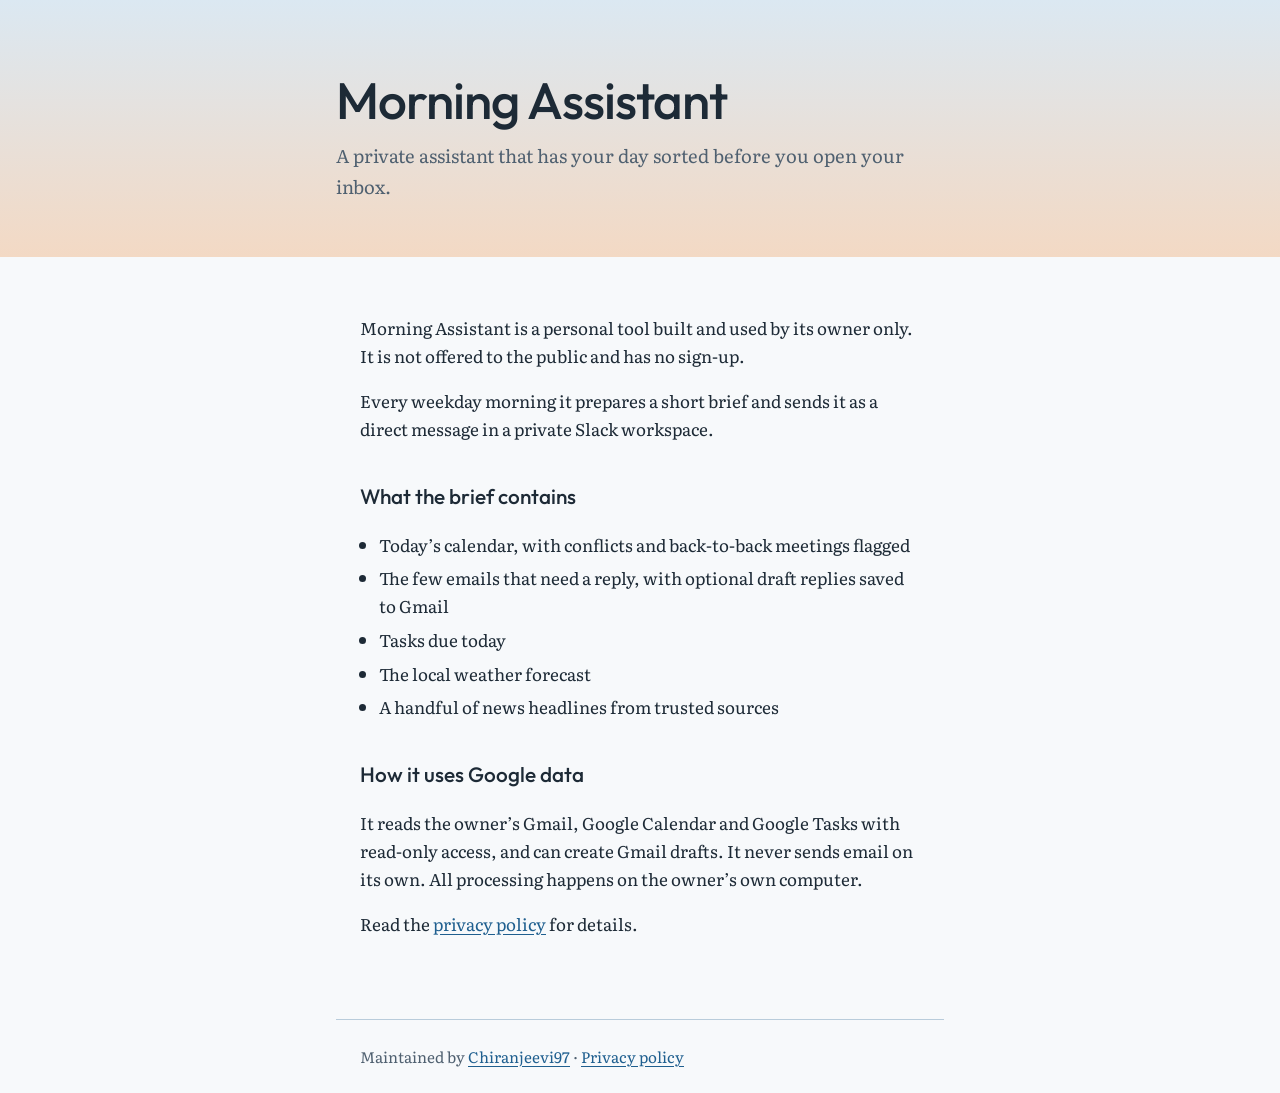
<file: index.html>
<!DOCTYPE html>
<html lang="en">
<head>
<meta charset="utf-8">
<meta name="viewport" content="width=device-width, initial-scale=1">
<title>Morning Assistant</title>
<meta name="description" content="A private assistant that prepares a daily morning brief in Slack.">
<link rel="preconnect" href="https://fonts.googleapis.com">
<link rel="preconnect" href="https://fonts.gstatic.com" crossorigin>
<link href="https://fonts.googleapis.com/css2?family=Literata:opsz,wght@7..72,400;7..72,600&family=Outfit:wght@500&display=swap" rel="stylesheet">
<link rel="stylesheet" href="style.css">
</head>
<body>
<header><div class="wrap">
<h1>Morning Assistant</h1>
<p>A private assistant that has your day sorted before you open your inbox.</p>
</div></header>
<main>
<p>Morning Assistant is a personal tool built and used by its owner only. It is not offered to the public and has no sign-up.</p>
<p>Every weekday morning it prepares a short brief and sends it as a direct message in a private Slack workspace.</p>
<h2>What the brief contains</h2>
<ul>
<li>Today’s calendar, with conflicts and back-to-back meetings flagged</li>
<li>The few emails that need a reply, with optional draft replies saved to Gmail</li>
<li>Tasks due today</li>
<li>The local weather forecast</li>
<li>A handful of news headlines from trusted sources</li>
</ul>
<h2>How it uses Google data</h2>
<p>It reads the owner’s Gmail, Google Calendar and Google Tasks with read-only access, and can create Gmail drafts. It never sends email on its own. All processing happens on the owner’s own computer.</p>
<p>Read the <a href="privacy.html">privacy policy</a> for details.</p>
</main>
<footer>Maintained by <a href="https://github.com/Chiranjeevi97">Chiranjeevi97</a> · <a href="privacy.html">Privacy policy</a></footer>
</body>
</html>
</file>
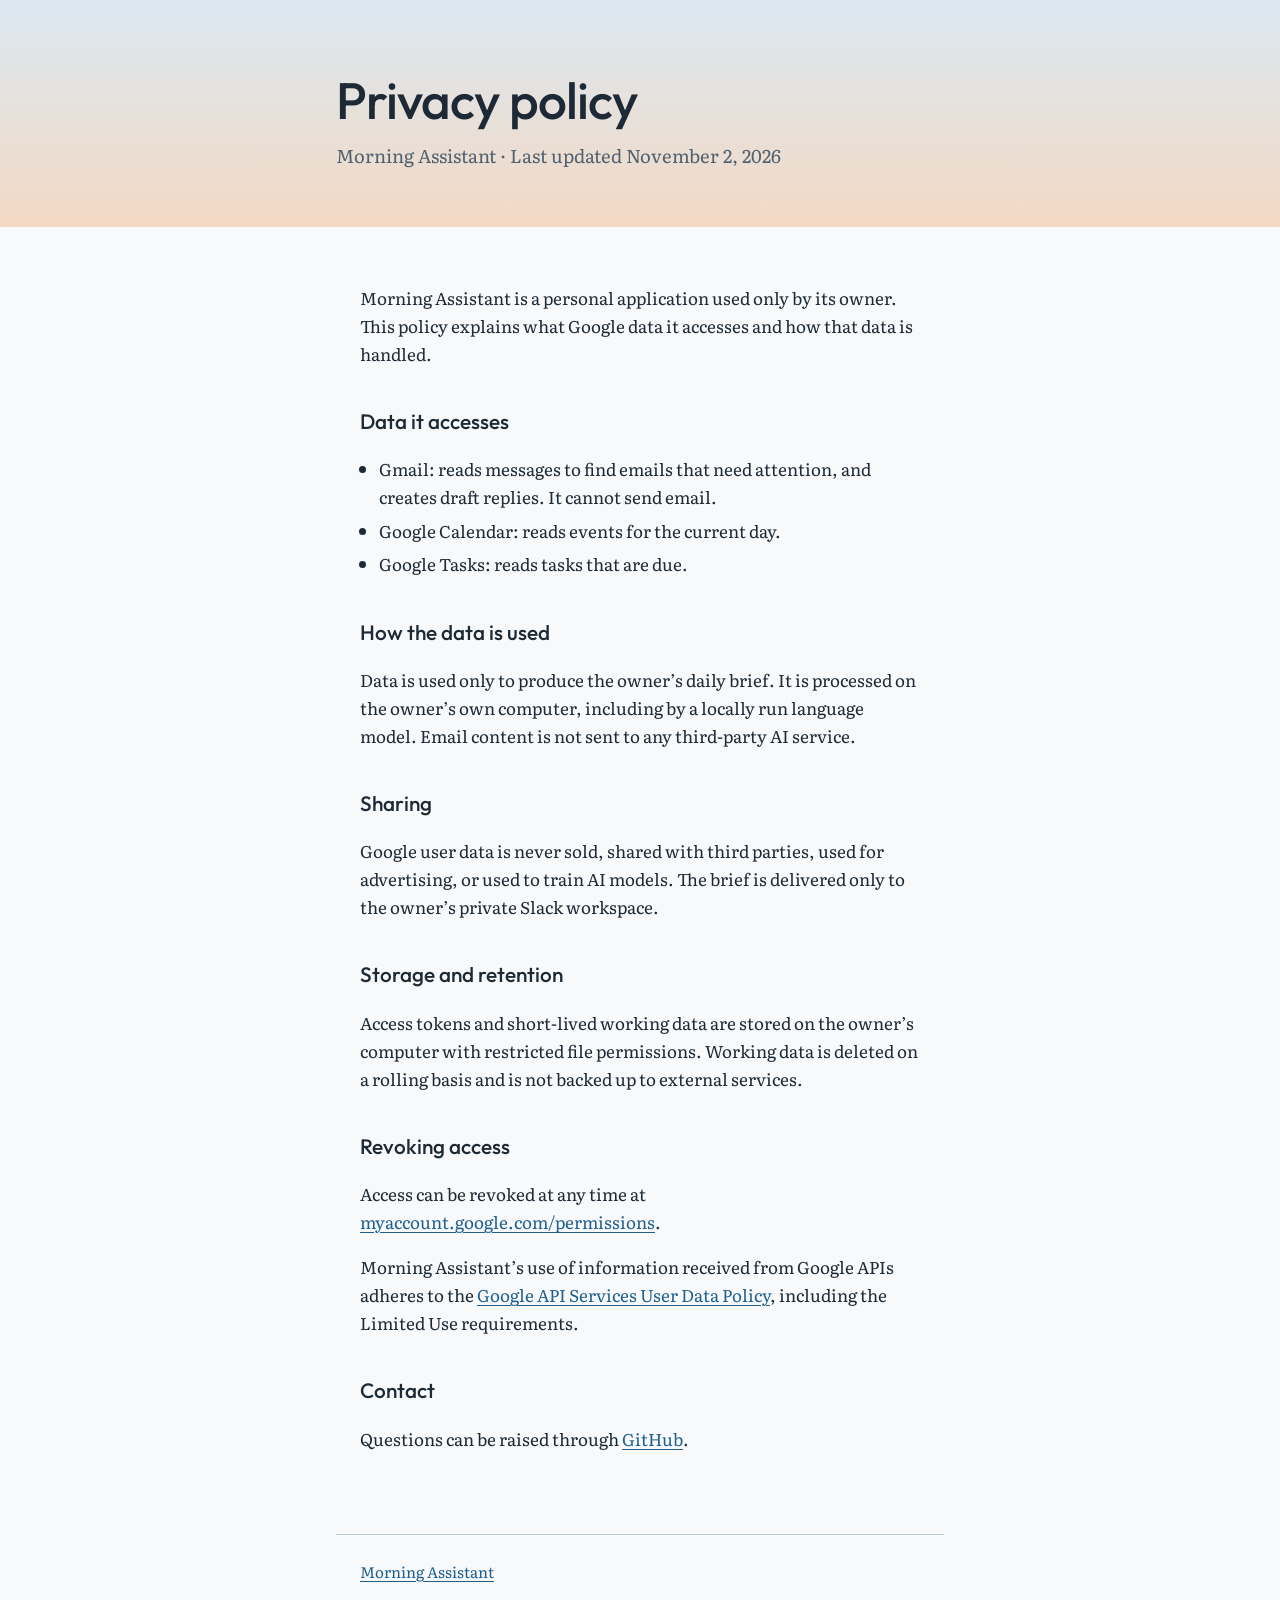
<file: privacy.html>
<!DOCTYPE html>
<html lang="en">
<head>
<meta charset="utf-8">
<meta name="viewport" content="width=device-width, initial-scale=1">
<title>Privacy policy · Morning Assistant</title>
<link rel="preconnect" href="https://fonts.googleapis.com">
<link rel="preconnect" href="https://fonts.gstatic.com" crossorigin>
<link href="https://fonts.googleapis.com/css2?family=Literata:opsz,wght@7..72,400;7..72,600&family=Outfit:wght@500&display=swap" rel="stylesheet">
<link rel="stylesheet" href="style.css">
</head>
<body>
<header><div class="wrap">
<h1>Privacy policy</h1>
<p>Morning Assistant · Last updated November 2, 2026</p>
</div></header>
<main>
<p>Morning Assistant is a personal application used only by its owner. This policy explains what Google data it accesses and how that data is handled.</p>
<h2>Data it accesses</h2>
<ul>
<li>Gmail: reads messages to find emails that need attention, and creates draft replies. It cannot send email.</li>
<li>Google Calendar: reads events for the current day.</li>
<li>Google Tasks: reads tasks that are due.</li>
</ul>
<h2>How the data is used</h2>
<p>Data is used only to produce the owner’s daily brief. It is processed on the owner’s own computer, including by a locally run language model. Email content is not sent to any third-party AI service.</p>
<h2>Sharing</h2>
<p>Google user data is never sold, shared with third parties, used for advertising, or used to train AI models. The brief is delivered only to the owner’s private Slack workspace.</p>
<h2>Storage and retention</h2>
<p>Access tokens and short-lived working data are stored on the owner’s computer with restricted file permissions. Working data is deleted on a rolling basis and is not backed up to external services.</p>
<h2>Revoking access</h2>
<p>Access can be revoked at any time at <a href="https://myaccount.google.com/permissions">myaccount.google.com/permissions</a>.</p>
<p>Morning Assistant’s use of information received from Google APIs adheres to the <a href="https://developers.google.com/terms/api-services-user-data-policy">Google API Services User Data Policy</a>, including the Limited Use requirements.</p>
<h2>Contact</h2>
<p>Questions can be raised through <a href="https://github.com/Chiranjeevi97">GitHub</a>.</p>
</main>
<footer><a href="index.html">Morning Assistant</a></footer>
</body>
</html>
</file>
<file: style.css>
:root{--sky:#dbe8f2;--dawn:#f3d9c4;--ink:#1d2a36;--muted:#4f6070;--line:#b9ccdb;--link:#1f5f8f;--bg:#f7f9fb;color-scheme:light}
@media (prefers-color-scheme:dark){:root{--sky:#1c2a38;--dawn:#3a2c24;--ink:#e6edf3;--muted:#a3b3c2;--line:#33475a;--link:#8cc4ee;--bg:#111a22;color-scheme:dark}}
*{box-sizing:border-box}
body{margin:0;background:var(--bg);color:var(--ink);font:1.0625rem/1.65 "Literata",Georgia,"Times New Roman",serif}
header{background:linear-gradient(180deg,var(--sky),var(--dawn));padding:4.5rem 1.5rem 3.5rem}
header .wrap,main{max-width:38rem;margin:0 auto}
h1{font-family:"Outfit",system-ui,sans-serif;font-weight:500;font-size:clamp(2.2rem,6vw,3.2rem);line-height:1.1;letter-spacing:-.02em;margin:0 0 .75rem}
header p{margin:0;color:var(--muted);font-size:1.15rem}
main{padding:2.5rem 1.5rem 4rem}
h2{font-family:"Outfit",system-ui,sans-serif;font-weight:500;font-size:1.3rem;margin:2.25rem 0 .5rem}
ul{padding-left:1.2rem}li{margin:.35rem 0}
a{color:var(--link);text-underline-offset:.2em}a:focus-visible{outline:2px solid var(--link);outline-offset:3px}
footer{max-width:38rem;margin:0 auto;padding:1.5rem;border-top:1px solid var(--line);color:var(--muted);font-size:.95rem}
</file>
